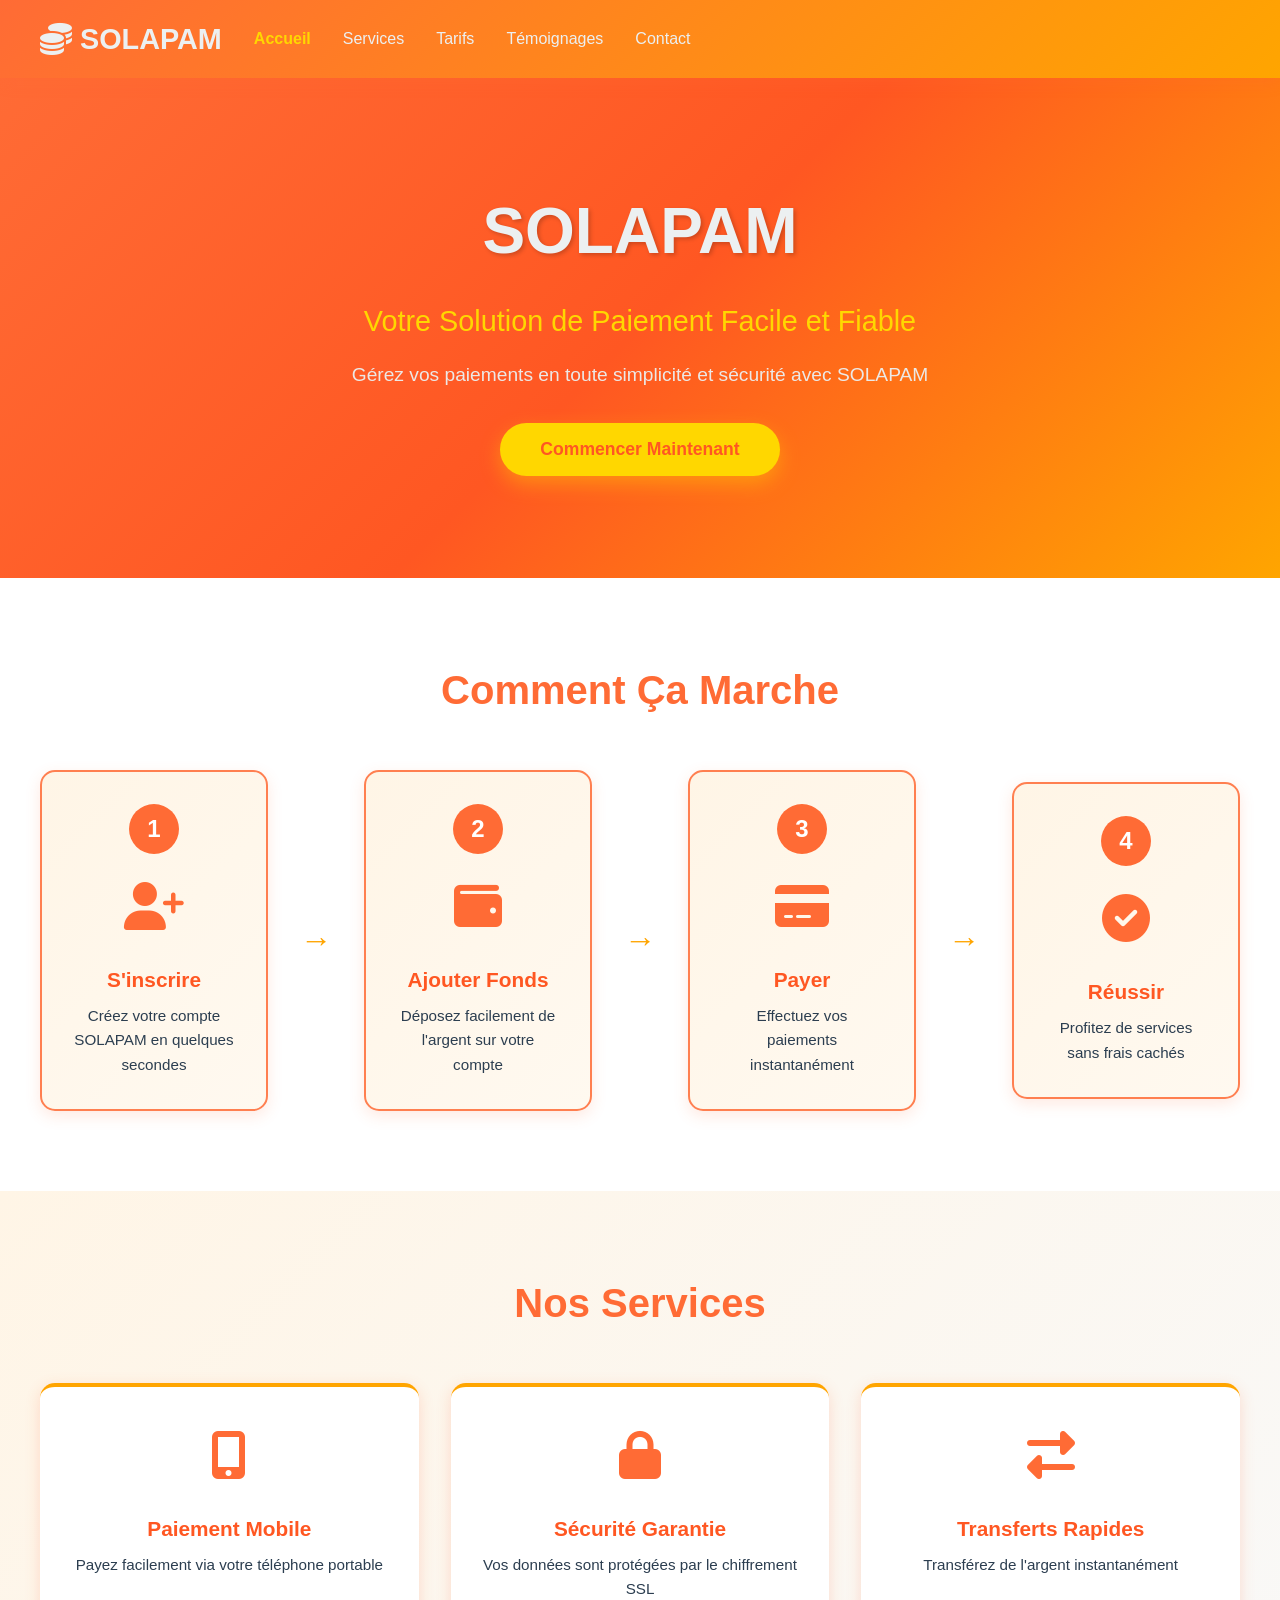
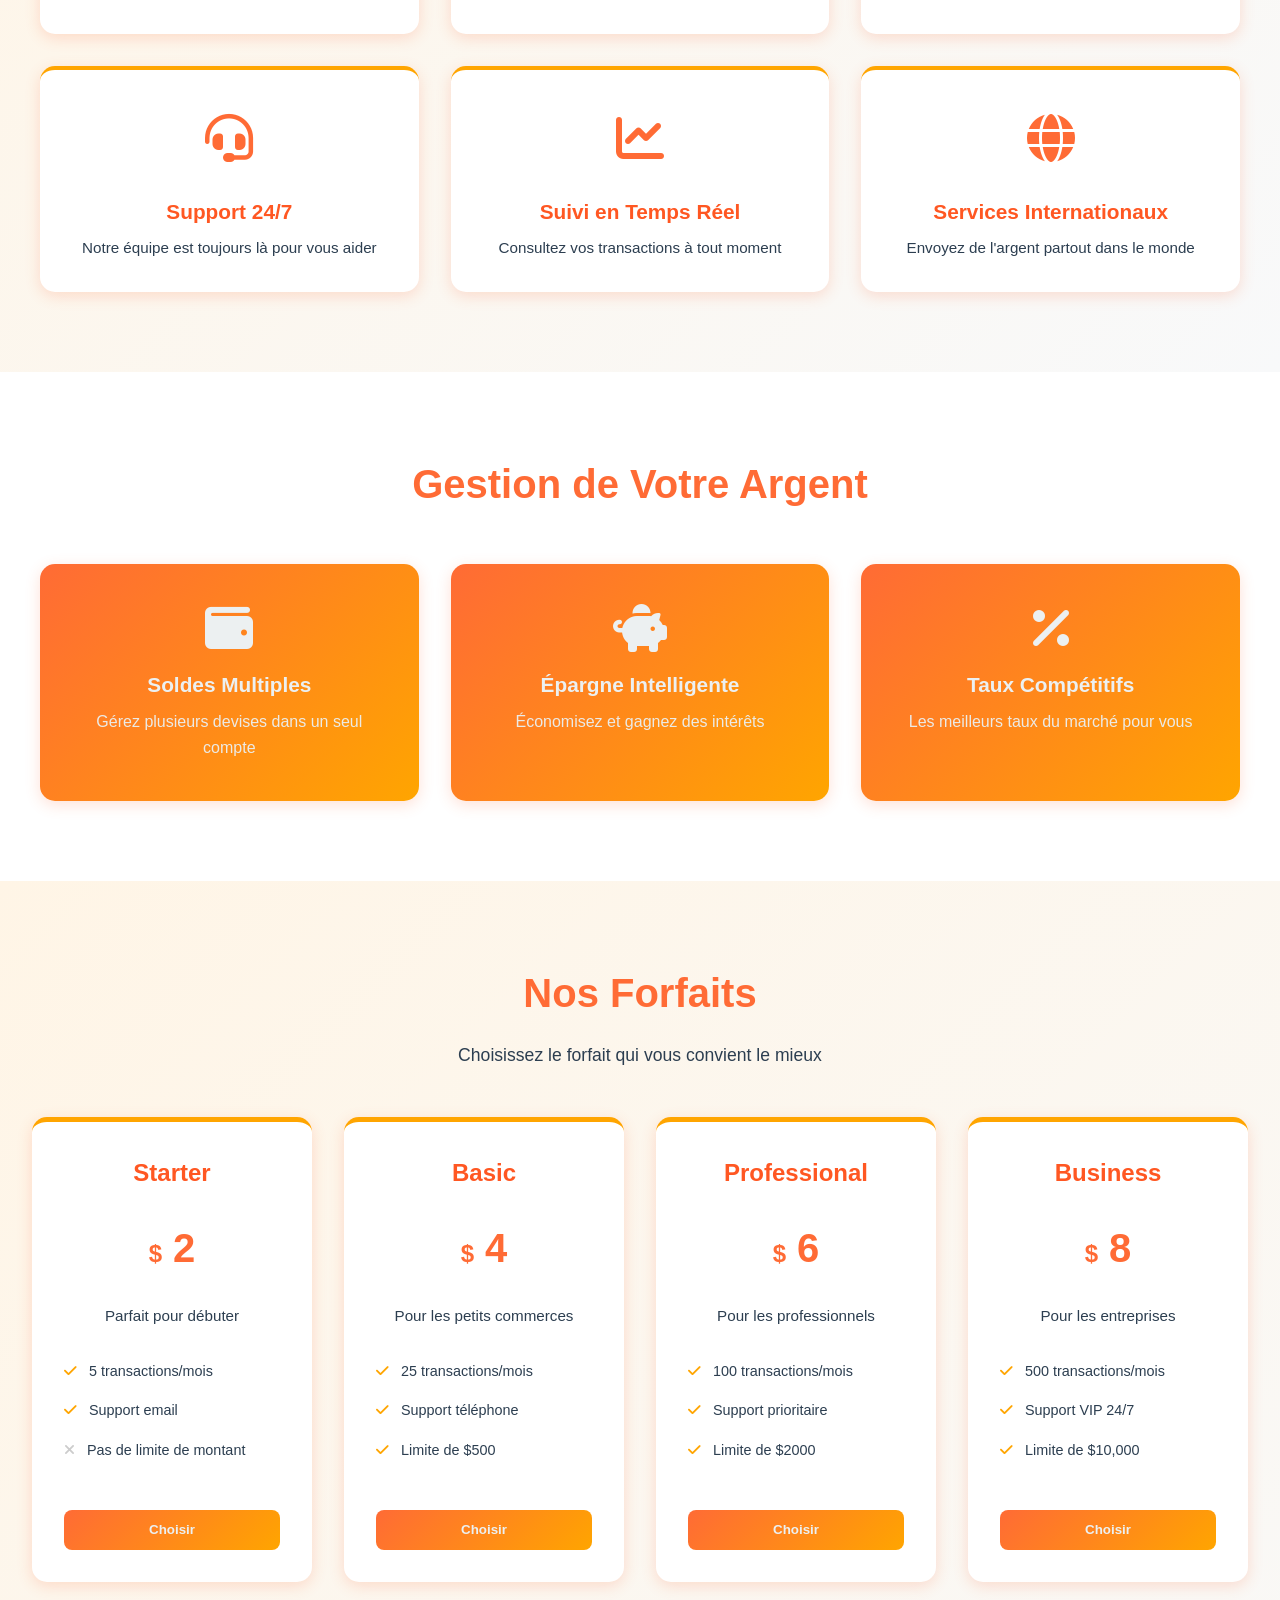
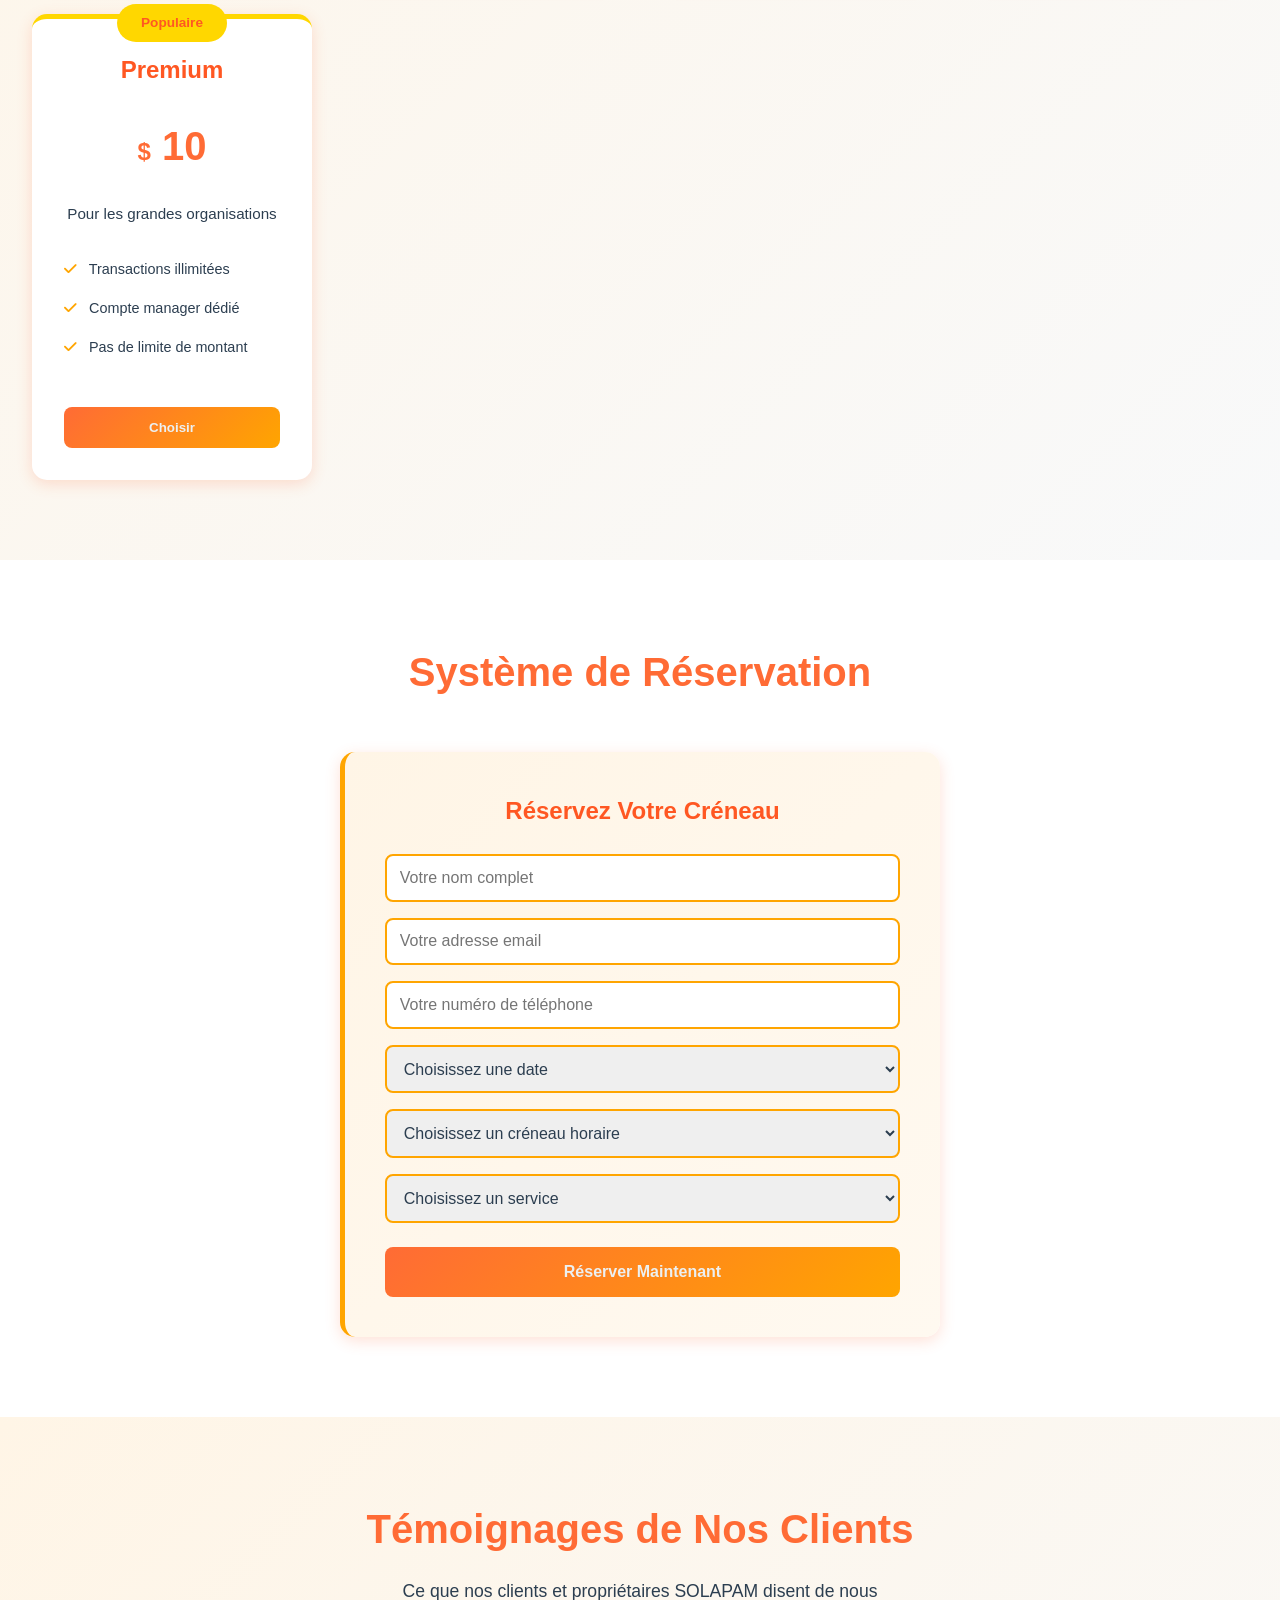
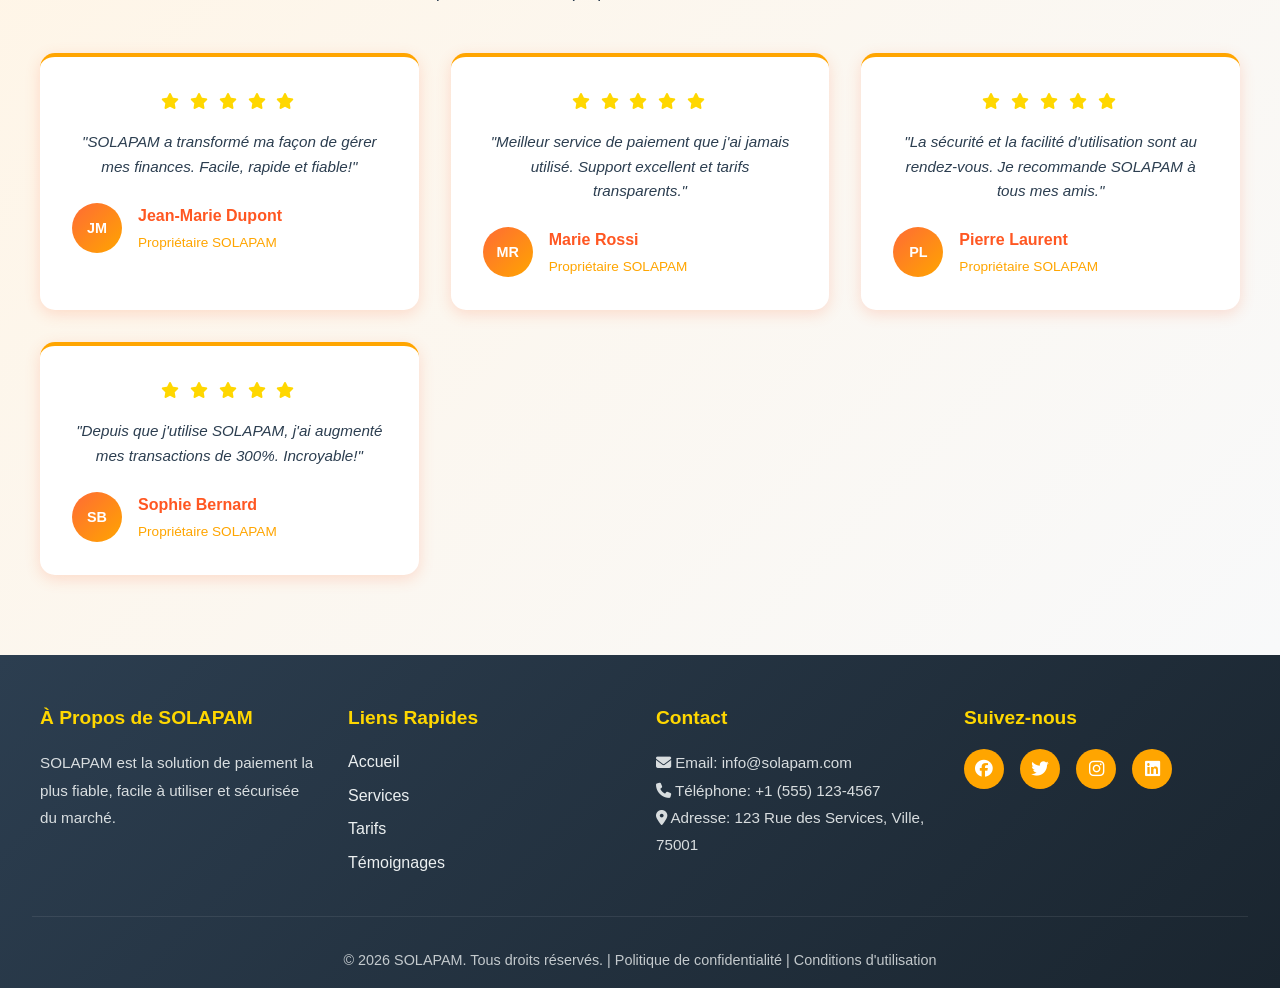
<file: index.html>
<!DOCTYPE html>
<html lang="fr">
<head>
    <meta charset="UTF-8">
    <meta name="viewport" content="width=device-width, initial-scale=1.0">
    <title>SOLAPAM - Service de Paiement Simple et Sécurisé</title>
    <link rel="stylesheet" href="styles.css">
    <link rel="stylesheet" href="https://cdnjs.cloudflare.com/ajax/libs/font-awesome/6.4.0/css/all.min.css">
</head>
<body>
    <!-- Navigation Bar -->
    <nav class="navbar">
        <div class="nav-container">
            <div class="logo-space">
                <!-- LOGO SPACE - Insérez votre logo ici -->
                <div class="logo-placeholder">
                    <i class="fas fa-coins"></i> SOLAPAM
                </div>
            </div>
            <ul class="nav-menu">
                <li><a href="#accueil">Accueil</a></li>
                <li><a href="#services">Services</a></li>
                <li><a href="#tarifs">Tarifs</a></li>
                <li><a href="#temoignages">Témoignages</a></li>
                <li><a href="#contact">Contact</a></li>
            </ul>
        </div>
    </nav>

    <!-- Header Section -->
    <header id="accueil" class="hero-section">
        <div class="hero-content">
            <h1 class="main-title">SOLAPAM</h1>
            <p class="subtitle">Votre Solution de Paiement Facile et Fiable</p>
            <p class="description">Gérez vos paiements en toute simplicité et sécurité avec SOLAPAM</p>
            <button class="cta-button">Commencer Maintenant</button>
        </div>
    </header>

    <!-- Progress Section with Cards and Images -->
    <section id="progression" class="progression-section">
        <h2>Comment Ça Marche</h2>
        <div class="progress-container">
            <div class="progress-step">
                <div class="step-number">1</div>
                <div class="step-image">
                    <i class="fas fa-user-plus"></i>
                </div>
                <h3>S'inscrire</h3>
                <p>Créez votre compte SOLAPAM en quelques secondes</p>
            </div>
            <div class="progress-arrow">→</div>
            <div class="progress-step">
                <div class="step-number">2</div>
                <div class="step-image">
                    <i class="fas fa-wallet"></i>
                </div>
                <h3>Ajouter Fonds</h3>
                <p>Déposez facilement de l'argent sur votre compte</p>
            </div>
            <div class="progress-arrow">→</div>
            <div class="progress-step">
                <div class="step-number">3</div>
                <div class="step-image">
                    <i class="fas fa-credit-card"></i>
                </div>
                <h3>Payer</h3>
                <p>Effectuez vos paiements instantanément</p>
            </div>
            <div class="progress-arrow">→</div>
            <div class="progress-step">
                <div class="step-number">4</div>
                <div class="step-image">
                    <i class="fas fa-check-circle"></i>
                </div>
                <h3>Réussir</h3>
                <p>Profitez de services sans frais cachés</p>
            </div>
        </div>
    </section>

    <!-- Services Section -->
    <section id="services" class="services-section">
        <h2>Nos Services</h2>
        <div class="services-grid">
            <div class="service-card">
                <div class="service-icon">
                    <i class="fas fa-mobile-alt"></i>
                </div>
                <h3>Paiement Mobile</h3>
                <p>Payez facilement via votre téléphone portable</p>
            </div>
            <div class="service-card">
                <div class="service-icon">
                    <i class="fas fa-lock"></i>
                </div>
                <h3>Sécurité Garantie</h3>
                <p>Vos données sont protégées par le chiffrement SSL</p>
            </div>
            <div class="service-card">
                <div class="service-icon">
                    <i class="fas fa-exchange-alt"></i>
                </div>
                <h3>Transferts Rapides</h3>
                <p>Transférez de l'argent instantanément</p>
            </div>
            <div class="service-card">
                <div class="service-icon">
                    <i class="fas fa-headset"></i>
                </div>
                <h3>Support 24/7</h3>
                <p>Notre équipe est toujours là pour vous aider</p>
            </div>
            <div class="service-card">
                <div class="service-icon">
                    <i class="fas fa-chart-line"></i>
                </div>
                <h3>Suivi en Temps Réel</h3>
                <p>Consultez vos transactions à tout moment</p>
            </div>
            <div class="service-card">
                <div class="service-icon">
                    <i class="fas fa-globe"></i>
                </div>
                <h3>Services Internationaux</h3>
                <p>Envoyez de l'argent partout dans le monde</p>
            </div>
        </div>
    </section>

    <!-- Money & Packages Section -->
    <section id="argent" class="money-section">
        <h2>Gestion de Votre Argent</h2>
        <div class="money-features">
            <div class="money-card">
                <i class="fas fa-wallet"></i>
                <h3>Soldes Multiples</h3>
                <p>Gérez plusieurs devises dans un seul compte</p>
            </div>
            <div class="money-card">
                <i class="fas fa-piggy-bank"></i>
                <h3>Épargne Intelligente</h3>
                <p>Économisez et gagnez des intérêts</p>
            </div>
            <div class="money-card">
                <i class="fas fa-percent"></i>
                <h3>Taux Compétitifs</h3>
                <p>Les meilleurs taux du marché pour vous</p>
            </div>
        </div>
    </section>

    <!-- Pricing Section -->
    <section id="tarifs" class="pricing-section">
        <h2>Nos Forfaits</h2>
        <p class="pricing-intro">Choisissez le forfait qui vous convient le mieux</p>
        
        <div class="pricing-grid">
            <!-- $2 Package -->
            <div class="pricing-card starter">
                <div class="package-name">Starter</div>
                <div class="price">
                    <span class="currency">$</span>
                    <span class="amount">2</span>
                </div>
                <p class="package-desc">Parfait pour débuter</p>
                <ul class="features-list">
                    <li><i class="fas fa-check"></i> 5 transactions/mois</li>
                    <li><i class="fas fa-check"></i> Support email</li>
                    <li><i class="fas fa-times"></i> Pas de limite de montant</li>
                </ul>
                <button class="package-btn">Choisir</button>
            </div>

            <!-- $4 Package -->
            <div class="pricing-card basic">
                <div class="package-name">Basic</div>
                <div class="price">
                    <span class="currency">$</span>
                    <span class="amount">4</span>
                </div>
                <p class="package-desc">Pour les petits commerces</p>
                <ul class="features-list">
                    <li><i class="fas fa-check"></i> 25 transactions/mois</li>
                    <li><i class="fas fa-check"></i> Support téléphone</li>
                    <li><i class="fas fa-check"></i> Limite de $500</li>
                </ul>
                <button class="package-btn">Choisir</button>
            </div>

            <!-- $6 Package -->
            <div class="pricing-card professional">
                <div class="package-name">Professional</div>
                <div class="price">
                    <span class="currency">$</span>
                    <span class="amount">6</span>
                </div>
                <p class="package-desc">Pour les professionnels</p>
                <ul class="features-list">
                    <li><i class="fas fa-check"></i> 100 transactions/mois</li>
                    <li><i class="fas fa-check"></i> Support prioritaire</li>
                    <li><i class="fas fa-check"></i> Limite de $2000</li>
                </ul>
                <button class="package-btn">Choisir</button>
            </div>

            <!-- $8 Package -->
            <div class="pricing-card business">
                <div class="package-name">Business</div>
                <div class="price">
                    <span class="currency">$</span>
                    <span class="amount">8</span>
                </div>
                <p class="package-desc">Pour les entreprises</p>
                <ul class="features-list">
                    <li><i class="fas fa-check"></i> 500 transactions/mois</li>
                    <li><i class="fas fa-check"></i> Support VIP 24/7</li>
                    <li><i class="fas fa-check"></i> Limite de $10,000</li>
                </ul>
                <button class="package-btn">Choisir</button>
            </div>

            <!-- $10 Package -->
            <div class="pricing-card premium">
                <div class="package-name">Premium</div>
                <div class="badge">Populaire</div>
                <div class="price">
                    <span class="currency">$</span>
                    <span class="amount">10</span>
                </div>
                <p class="package-desc">Pour les grandes organisations</p>
                <ul class="features-list">
                    <li><i class="fas fa-check"></i> Transactions illimitées</li>
                    <li><i class="fas fa-check"></i> Compte manager dédié</li>
                    <li><i class="fas fa-check"></i> Pas de limite de montant</li>
                </ul>
                <button class="package-btn">Choisir</button>
            </div>
        </div>
    </section>

    <!-- Reservation System Section -->
    <section id="reservation" class="reservation-section">
        <h2>Système de Réservation</h2>
        <div class="reservation-container">
            <div class="reservation-card">
                <h3>Réservez Votre Créneau</h3>
                <form class="reservation-form">
                    <input type="text" placeholder="Votre nom complet" required>
                    <input type="email" placeholder="Votre adresse email" required>
                    <input type="tel" placeholder="Votre numéro de téléphone" required>
                    <select required>
                        <option value="">Choisissez une date</option>
                        <option value="2026-07-20">20 Juillet 2026</option>
                        <option value="2026-07-21">21 Juillet 2026</option>
                        <option value="2026-07-22">22 Juillet 2026</option>
                    </select>
                    <select required>
                        <option value="">Choisissez un créneau horaire</option>
                        <option value="09:00">09:00 - 10:00</option>
                        <option value="10:30">10:30 - 11:30</option>
                        <option value="14:00">14:00 - 15:00</option>
                        <option value="15:30">15:30 - 16:30</option>
                    </select>
                    <select required>
                        <option value="">Choisissez un service</option>
                        <option value="consultation">Consultation Gratuite</option>
                        <option value="demo">Démonstration du Service</option>
                        <option value="setup">Configuration du Compte</option>
                    </select>
                    <button type="submit" class="submit-btn">Réserver Maintenant</button>
                </form>
            </div>
        </div>
    </section>

    <!-- Testimonials Section -->
    <section id="temoignages" class="testimonials-section">
        <h2>Témoignages de Nos Clients</h2>
        <p class="testimonials-intro">Ce que nos clients et propriétaires SOLAPAM disent de nous</p>
        
        <div class="testimonials-grid">
            <div class="testimonial-card">
                <div class="stars">
                    <i class="fas fa-star"></i>
                    <i class="fas fa-star"></i>
                    <i class="fas fa-star"></i>
                    <i class="fas fa-star"></i>
                    <i class="fas fa-star"></i>
                </div>
                <p class="testimonial-text">"SOLAPAM a transformé ma façon de gérer mes finances. Facile, rapide et fiable!"</p>
                <div class="testimonial-author">
                    <div class="author-avatar">JM</div>
                    <div class="author-info">
                        <p class="author-name">Jean-Marie Dupont</p>
                        <p class="author-title">Propriétaire SOLAPAM</p>
                    </div>
                </div>
            </div>

            <div class="testimonial-card">
                <div class="stars">
                    <i class="fas fa-star"></i>
                    <i class="fas fa-star"></i>
                    <i class="fas fa-star"></i>
                    <i class="fas fa-star"></i>
                    <i class="fas fa-star"></i>
                </div>
                <p class="testimonial-text">"Meilleur service de paiement que j'ai jamais utilisé. Support excellent et tarifs transparents."</p>
                <div class="testimonial-author">
                    <div class="author-avatar">MR</div>
                    <div class="author-info">
                        <p class="author-name">Marie Rossi</p>
                        <p class="author-title">Propriétaire SOLAPAM</p>
                    </div>
                </div>
            </div>

            <div class="testimonial-card">
                <div class="stars">
                    <i class="fas fa-star"></i>
                    <i class="fas fa-star"></i>
                    <i class="fas fa-star"></i>
                    <i class="fas fa-star"></i>
                    <i class="fas fa-star"></i>
                </div>
                <p class="testimonial-text">"La sécurité et la facilité d'utilisation sont au rendez-vous. Je recommande SOLAPAM à tous mes amis."</p>
                <div class="testimonial-author">
                    <div class="author-avatar">PL</div>
                    <div class="author-info">
                        <p class="author-name">Pierre Laurent</p>
                        <p class="author-title">Propriétaire SOLAPAM</p>
                    </div>
                </div>
            </div>

            <div class="testimonial-card">
                <div class="stars">
                    <i class="fas fa-star"></i>
                    <i class="fas fa-star"></i>
                    <i class="fas fa-star"></i>
                    <i class="fas fa-star"></i>
                    <i class="fas fa-star"></i>
                </div>
                <p class="testimonial-text">"Depuis que j'utilise SOLAPAM, j'ai augmenté mes transactions de 300%. Incroyable!"</p>
                <div class="testimonial-author">
                    <div class="author-avatar">SB</div>
                    <div class="author-info">
                        <p class="author-name">Sophie Bernard</p>
                        <p class="author-title">Propriétaire SOLAPAM</p>
                    </div>
                </div>
            </div>
        </div>
    </section>

    <!-- Footer/Task Bar -->
    <footer class="footer-taskbar" id="contact">
        <div class="footer-content">
            <div class="footer-section">
                <h4>À Propos de SOLAPAM</h4>
                <p>SOLAPAM est la solution de paiement la plus fiable, facile à utiliser et sécurisée du marché.</p>
            </div>
            <div class="footer-section">
                <h4>Liens Rapides</h4>
                <ul>
                    <li><a href="#accueil">Accueil</a></li>
                    <li><a href="#services">Services</a></li>
                    <li><a href="#tarifs">Tarifs</a></li>
                    <li><a href="#temoignages">Témoignages</a></li>
                </ul>
            </div>
            <div class="footer-section">
                <h4>Contact</h4>
                <p><i class="fas fa-envelope"></i> Email: info@solapam.com</p>
                <p><i class="fas fa-phone"></i> Téléphone: +1 (555) 123-4567</p>
                <p><i class="fas fa-map-marker-alt"></i> Adresse: 123 Rue des Services, Ville, 75001</p>
            </div>
            <div class="footer-section">
                <h4>Suivez-nous</h4>
                <div class="social-links">
                    <a href="#"><i class="fab fa-facebook"></i></a>
                    <a href="#"><i class="fab fa-twitter"></i></a>
                    <a href="#"><i class="fab fa-instagram"></i></a>
                    <a href="#"><i class="fab fa-linkedin"></i></a>
                </div>
            </div>
        </div>
        <div class="footer-bottom">
            <p>&copy; 2026 SOLAPAM. Tous droits réservés. | Politique de confidentialité | Conditions d'utilisation</p>
        </div>
    </footer>

    <script src="script.js"></script>
</body>
</html>
</file>
<file: styles.css>
/* ===========================
   VARIABLES & GLOBAL STYLES
   =========================== */
:root {
    --primary-warm: #FF6B35;
    --primary-dark: #FF5722;
    --secondary-warm: #FFA500;
    --accent-gold: #FFD700;
    --accent-coral: #FF7F50;
    --text-dark: #2C3E50;
    --text-light: #ECF0F1;
    --bg-light: #F8F9FA;
    --bg-white: #FFFFFF;
    --shadow: 0 4px 15px rgba(255, 107, 53, 0.2);
    --transition: all 0.3s ease;
}

* {
    margin: 0;
    padding: 0;
    box-sizing: border-box;
}

html {
    scroll-behavior: smooth;
}

body {
    font-family: 'Segoe UI', Tahoma, Geneva, Verdana, sans-serif;
    color: var(--text-dark);
    background-color: var(--bg-light);
    line-height: 1.6;
}

/* ===========================
   NAVIGATION BAR
   =========================== */
.navbar {
    background: linear-gradient(135deg, var(--primary-warm) 0%, var(--secondary-warm) 100%);
    padding: 1rem 2rem;
    position: sticky;
    top: 0;
    z-index: 1000;
    box-shadow: var(--shadow);
}

.nav-container {
    max-width: 1200px;
    margin: 0 auto;
    display: flex;
    justify-content: space-between;
    align-items: center;
}

.logo-space {
    flex: 0 0 200px;
    padding-right: 2rem;
}

.logo-placeholder {
    color: var(--text-light);
    font-size: 1.8rem;
    font-weight: bold;
    display: flex;
    align-items: center;
    gap: 0.5rem;
}

.logo-placeholder i {
    font-size: 2rem;
}

.nav-menu {
    display: flex;
    list-style: none;
    gap: 2rem;
    flex: 1;
}

.nav-menu a {
    color: var(--text-light);
    text-decoration: none;
    font-weight: 500;
    transition: var(--transition);
    position: relative;
}

.nav-menu a:hover {
    color: var(--accent-gold);
}

.nav-menu a::after {
    content: '';
    position: absolute;
    bottom: -5px;
    left: 0;
    width: 0;
    height: 2px;
    background: var(--accent-gold);
    transition: width 0.3s ease;
}

.nav-menu a:hover::after {
    width: 100%;
}

/* ===========================
   HERO SECTION
   =========================== */
.hero-section {
    background: linear-gradient(135deg, var(--primary-warm) 0%, var(--primary-dark) 50%, var(--secondary-warm) 100%);
    color: var(--text-light);
    padding: 6rem 2rem;
    text-align: center;
    min-height: 500px;
    display: flex;
    align-items: center;
    justify-content: center;
}

.hero-content {
    animation: slideInUp 0.8s ease;
}

.main-title {
    font-size: 4rem;
    font-weight: 900;
    margin-bottom: 1rem;
    text-shadow: 2px 2px 4px rgba(0, 0, 0, 0.2);
}

.subtitle {
    font-size: 1.8rem;
    margin-bottom: 1rem;
    color: var(--accent-gold);
}

.description {
    font-size: 1.2rem;
    margin-bottom: 2rem;
    opacity: 0.95;
}

.cta-button {
    background: var(--accent-gold);
    color: var(--primary-dark);
    border: none;
    padding: 1rem 2.5rem;
    font-size: 1.1rem;
    font-weight: bold;
    border-radius: 50px;
    cursor: pointer;
    transition: var(--transition);
    box-shadow: 0 8px 20px rgba(255, 215, 0, 0.4);
}

.cta-button:hover {
    transform: translateY(-3px);
    box-shadow: 0 12px 30px rgba(255, 215, 0, 0.6);
    background: var(--text-light);
}

/* ===========================
   PROGRESSION SECTION
   =========================== */
.progression-section {
    padding: 5rem 2rem;
    background: var(--bg-white);
    text-align: center;
}

.progression-section h2 {
    font-size: 2.5rem;
    margin-bottom: 3rem;
    color: var(--primary-warm);
}

.progress-container {
    max-width: 1200px;
    margin: 0 auto;
    display: flex;
    align-items: center;
    justify-content: center;
    flex-wrap: wrap;
    gap: 2rem;
}

.progress-step {
    background: linear-gradient(135deg, #FFF5E6 0%, #FFF9F0 100%);
    padding: 2rem;
    border-radius: 15px;
    flex: 1;
    min-width: 200px;
    max-width: 250px;
    box-shadow: 0 5px 15px rgba(255, 107, 53, 0.15);
    transition: var(--transition);
    border: 2px solid var(--accent-coral);
}

.progress-step:hover {
    transform: translateY(-10px);
    box-shadow: 0 10px 25px rgba(255, 107, 53, 0.25);
    background: linear-gradient(135deg, var(--accent-gold) 0%, var(--secondary-warm) 100%);
}

.step-number {
    background: var(--primary-warm);
    color: white;
    width: 50px;
    height: 50px;
    border-radius: 50%;
    display: flex;
    align-items: center;
    justify-content: center;
    font-size: 1.5rem;
    font-weight: bold;
    margin: 0 auto 1rem;
}

.step-image {
    font-size: 3rem;
    color: var(--primary-warm);
    margin: 1rem 0;
}

.progress-step h3 {
    color: var(--primary-dark);
    margin-bottom: 0.5rem;
    font-size: 1.3rem;
}

.progress-step p {
    color: var(--text-dark);
    font-size: 0.95rem;
}

.progress-arrow {
    font-size: 2rem;
    color: var(--secondary-warm);
    display: none;
}

@media (min-width: 1000px) {
    .progress-arrow {
        display: block;
    }
}

/* ===========================
   SERVICES SECTION
   =========================== */
.services-section {
    padding: 5rem 2rem;
    background: linear-gradient(135deg, #FFF5E6 0%, var(--bg-light) 100%);
}

.services-section h2 {
    font-size: 2.5rem;
    text-align: center;
    margin-bottom: 3rem;
    color: var(--primary-warm);
}

.services-grid {
    max-width: 1200px;
    margin: 0 auto;
    display: grid;
    grid-template-columns: repeat(auto-fit, minmax(300px, 1fr));
    gap: 2rem;
}

.service-card {
    background: var(--bg-white);
    padding: 2rem;
    border-radius: 15px;
    text-align: center;
    box-shadow: var(--shadow);
    transition: var(--transition);
    border-top: 4px solid var(--secondary-warm);
}

.service-card:hover {
    transform: translateY(-8px);
    box-shadow: 0 10px 30px rgba(255, 107, 53, 0.3);
}

.service-icon {
    font-size: 3rem;
    color: var(--primary-warm);
    margin-bottom: 1rem;
}

.service-card h3 {
    color: var(--primary-dark);
    margin-bottom: 0.5rem;
    font-size: 1.3rem;
}

.service-card p {
    color: var(--text-dark);
    font-size: 0.95rem;
}

/* ===========================
   MONEY SECTION
   =========================== */
.money-section {
    padding: 5rem 2rem;
    background: var(--bg-white);
    text-align: center;
}

.money-section h2 {
    font-size: 2.5rem;
    margin-bottom: 3rem;
    color: var(--primary-warm);
}

.money-features {
    max-width: 1200px;
    margin: 0 auto;
    display: grid;
    grid-template-columns: repeat(auto-fit, minmax(300px, 1fr));
    gap: 2rem;
}

.money-card {
    background: linear-gradient(135deg, var(--primary-warm) 0%, var(--secondary-warm) 100%);
    padding: 2.5rem;
    border-radius: 15px;
    color: var(--text-light);
    box-shadow: var(--shadow);
    transition: var(--transition);
}

.money-card:hover {
    transform: scale(1.05);
    box-shadow: 0 12px 35px rgba(255, 107, 53, 0.35);
}

.money-card i {
    font-size: 3rem;
    margin-bottom: 1rem;
}

.money-card h3 {
    margin-bottom: 0.5rem;
    font-size: 1.3rem;
}

.money-card p {
    opacity: 0.95;
}

/* ===========================
   PRICING SECTION
   =========================== */
.pricing-section {
    padding: 5rem 2rem;
    background: linear-gradient(135deg, #FFF5E6 0%, var(--bg-light) 100%);
}

.pricing-section h2 {
    font-size: 2.5rem;
    text-align: center;
    margin-bottom: 1rem;
    color: var(--primary-warm);
}

.pricing-intro {
    text-align: center;
    font-size: 1.1rem;
    color: var(--text-dark);
    margin-bottom: 3rem;
}

.pricing-grid {
    max-width: 1400px;
    margin: 0 auto;
    display: grid;
    grid-template-columns: repeat(auto-fit, minmax(250px, 1fr));
    gap: 2rem;
}

.pricing-card {
    background: var(--bg-white);
    padding: 2rem;
    border-radius: 15px;
    text-align: center;
    box-shadow: var(--shadow);
    transition: var(--transition);
    position: relative;
    border-top: 5px solid var(--secondary-warm);
}

.pricing-card:hover {
    transform: translateY(-10px);
    box-shadow: 0 12px 35px rgba(255, 107, 53, 0.3);
}

.pricing-card.premium {
    border-top-color: var(--accent-gold);
    transform: scale(1.05);
}

.pricing-card.premium:hover {
    transform: scale(1.1) translateY(-10px);
}

.badge {
    position: absolute;
    top: -15px;
    left: 50%;
    transform: translateX(-50%);
    background: var(--accent-gold);
    color: var(--primary-dark);
    padding: 0.5rem 1.5rem;
    border-radius: 50px;
    font-size: 0.85rem;
    font-weight: bold;
}

.package-name {
    font-size: 1.5rem;
    font-weight: bold;
    color: var(--primary-dark);
    margin-bottom: 1rem;
}

.price {
    margin: 1.5rem 0;
    font-size: 2.5rem;
    font-weight: bold;
    color: var(--primary-warm);
}

.currency {
    font-size: 1.5rem;
}

.package-desc {
    color: var(--text-dark);
    margin-bottom: 1.5rem;
    font-size: 0.95rem;
}

.features-list {
    list-style: none;
    margin: 1.5rem 0;
    text-align: left;
}

.features-list li {
    padding: 0.5rem 0;
    color: var(--text-dark);
    font-size: 0.9rem;
}

.features-list i {
    color: var(--secondary-warm);
    margin-right: 0.5rem;
    font-weight: bold;
}

.features-list .fa-times {
    color: #ccc;
}

.package-btn {
    background: linear-gradient(135deg, var(--primary-warm) 0%, var(--secondary-warm) 100%);
    color: var(--text-light);
    border: none;
    padding: 0.8rem 1.5rem;
    border-radius: 8px;
    cursor: pointer;
    font-weight: bold;
    transition: var(--transition);
    width: 100%;
    margin-top: 1rem;
}

.package-btn:hover {
    transform: scale(1.02);
    box-shadow: 0 6px 15px rgba(255, 107, 53, 0.3);
}

/* ===========================
   RESERVATION SECTION
   =========================== */
.reservation-section {
    padding: 5rem 2rem;
    background: var(--bg-white);
    text-align: center;
}

.reservation-section h2 {
    font-size: 2.5rem;
    margin-bottom: 3rem;
    color: var(--primary-warm);
}

.reservation-container {
    max-width: 600px;
    margin: 0 auto;
}

.reservation-card {
    background: linear-gradient(135deg, #FFF5E6 0%, #FFF9F0 100%);
    padding: 2.5rem;
    border-radius: 15px;
    box-shadow: var(--shadow);
    border-left: 5px solid var(--secondary-warm);
}

.reservation-card h3 {
    color: var(--primary-dark);
    margin-bottom: 1.5rem;
    font-size: 1.5rem;
}

.reservation-form {
    display: flex;
    flex-direction: column;
    gap: 1rem;
}

.reservation-form input,
.reservation-form select {
    padding: 0.8rem;
    border: 2px solid var(--secondary-warm);
    border-radius: 8px;
    font-size: 1rem;
    color: var(--text-dark);
    transition: var(--transition);
}

.reservation-form input:focus,
.reservation-form select:focus {
    outline: none;
    border-color: var(--primary-warm);
    box-shadow: 0 0 10px rgba(255, 107, 53, 0.2);
    background-color: var(--bg-white);
}

.submit-btn {
    background: linear-gradient(135deg, var(--primary-warm) 0%, var(--secondary-warm) 100%);
    color: var(--text-light);
    border: none;
    padding: 1rem;
    border-radius: 8px;
    cursor: pointer;
    font-weight: bold;
    font-size: 1rem;
    transition: var(--transition);
    margin-top: 0.5rem;
}

.submit-btn:hover {
    transform: translateY(-3px);
    box-shadow: 0 8px 20px rgba(255, 107, 53, 0.3);
}

/* ===========================
   TESTIMONIALS SECTION
   =========================== */
.testimonials-section {
    padding: 5rem 2rem;
    background: linear-gradient(135deg, #FFF5E6 0%, var(--bg-light) 100%);
    text-align: center;
}

.testimonials-section h2 {
    font-size: 2.5rem;
    margin-bottom: 1rem;
    color: var(--primary-warm);
}

.testimonials-intro {
    font-size: 1.1rem;
    color: var(--text-dark);
    margin-bottom: 3rem;
}

.testimonials-grid {
    max-width: 1200px;
    margin: 0 auto;
    display: grid;
    grid-template-columns: repeat(auto-fit, minmax(280px, 1fr));
    gap: 2rem;
}

.testimonial-card {
    background: var(--bg-white);
    padding: 2rem;
    border-radius: 15px;
    box-shadow: var(--shadow);
    transition: var(--transition);
    border-top: 4px solid var(--secondary-warm);
}

.testimonial-card:hover {
    transform: translateY(-8px);
    box-shadow: 0 10px 30px rgba(255, 107, 53, 0.3);
}

.stars {
    color: var(--accent-gold);
    font-size: 1rem;
    margin-bottom: 1rem;
    letter-spacing: 0.2rem;
}

.testimonial-text {
    color: var(--text-dark);
    font-size: 0.95rem;
    margin-bottom: 1.5rem;
    font-style: italic;
}

.testimonial-author {
    display: flex;
    align-items: center;
    gap: 1rem;
}

.author-avatar {
    background: linear-gradient(135deg, var(--primary-warm) 0%, var(--secondary-warm) 100%);
    color: white;
    width: 50px;
    height: 50px;
    border-radius: 50%;
    display: flex;
    align-items: center;
    justify-content: center;
    font-weight: bold;
    font-size: 0.9rem;
}

.author-info {
    text-align: left;
}

.author-name {
    font-weight: bold;
    color: var(--primary-dark);
    margin-bottom: 0.2rem;
}

.author-title {
    color: var(--secondary-warm);
    font-size: 0.85rem;
}

/* ===========================
   FOOTER/TASKBAR
   =========================== */
.footer-taskbar {
    background: linear-gradient(135deg, var(--text-dark) 0%, #1A252F 100%);
    color: var(--text-light);
    padding: 3rem 2rem 1rem;
}

.footer-content {
    max-width: 1200px;
    margin: 0 auto;
    display: grid;
    grid-template-columns: repeat(auto-fit, minmax(250px, 1fr));
    gap: 2rem;
    margin-bottom: 2rem;
}

.footer-section h4 {
    font-size: 1.2rem;
    margin-bottom: 1rem;
    color: var(--accent-gold);
}

.footer-section p {
    line-height: 1.8;
    opacity: 0.9;
    font-size: 0.95rem;
}

.footer-section ul {
    list-style: none;
}

.footer-section ul li {
    margin-bottom: 0.5rem;
}

.footer-section ul a {
    color: var(--text-light);
    text-decoration: none;
    transition: var(--transition);
}

.footer-section ul a:hover {
    color: var(--accent-gold);
    margin-left: 0.5rem;
}

.social-links {
    display: flex;
    gap: 1rem;
}

.social-links a {
    display: inline-flex;
    align-items: center;
    justify-content: center;
    width: 40px;
    height: 40px;
    background: var(--secondary-warm);
    color: white;
    border-radius: 50%;
    text-decoration: none;
    transition: var(--transition);
    font-size: 1.1rem;
}

.social-links a:hover {
    background: var(--accent-gold);
    transform: translateY(-5px);
}

.footer-bottom {
    text-align: center;
    padding-top: 2rem;
    border-top: 1px solid rgba(255, 255, 255, 0.1);
    opacity: 0.8;
    font-size: 0.9rem;
}

/* ===========================
   ANIMATIONS
   =========================== */
@keyframes slideInUp {
    from {
        opacity: 0;
        transform: translateY(30px);
    }
    to {
        opacity: 1;
        transform: translateY(0);
    }
}

/* ===========================
   RESPONSIVE DESIGN
   =========================== */
@media (max-width: 768px) {
    .main-title {
        font-size: 2.5rem;
    }

    .subtitle {
        font-size: 1.3rem;
    }

    .nav-menu {
        gap: 1rem;
        font-size: 0.9rem;
    }

    .pricing-card.premium {
        transform: scale(1);
    }

    .pricing-card.premium:hover {
        transform: translateY(-10px) scale(1.02);
    }

    .progress-container {
        flex-direction: column;
    }

    .progress-arrow {
        transform: rotate(90deg);
    }

    .services-grid,
    .money-features,
    .testimonials-grid {
        grid-template-columns: 1fr;
    }
}
</file>
